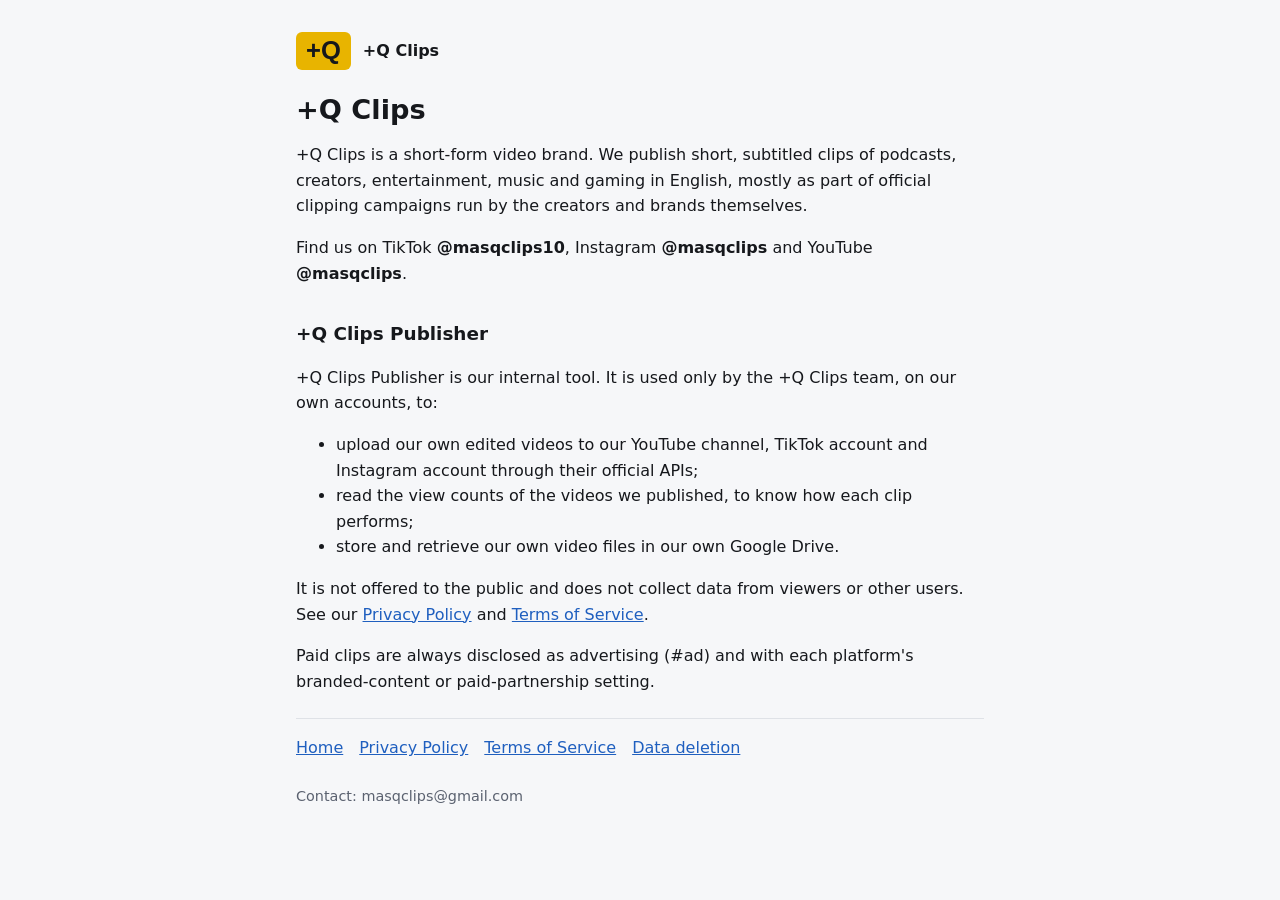
<file: index.html>
<!doctype html>
<html lang="en"><head>
<meta name="google-site-verification" content="SSBuKIgQxziIMQ_UimaQyXhJooay5P4bpG9jWx72aKE" /><meta charset="utf-8"><meta name="viewport" content="width=device-width,initial-scale=1">
<title>+Q Clips</title><meta name="description" content="+Q Clips publishes short clips of podcasts, creators, entertainment and gaming.">
<link rel="stylesheet" href="/style.css">
<!-- VERIFICACIÓN DE GOOGLE SEARCH CONSOLE: pega aquí la etiqueta <meta name="google-site-verification" ...> -->
</head><body><main>
<header><span class="logo">+Q</span><strong>+Q Clips</strong></header>
<h1>+Q Clips</h1>
<p>+Q Clips is a short-form video brand. We publish short, subtitled clips of podcasts, creators, entertainment, music and gaming in English, mostly as part of official clipping campaigns run by the creators and brands themselves.</p>
<p>Find us on TikTok <strong>@masqclips10</strong>, Instagram <strong>@masqclips</strong> and YouTube <strong>@masqclips</strong>.</p>
<h2>+Q Clips Publisher</h2>
<p>+Q Clips Publisher is our internal tool. It is used only by the +Q Clips team, on our own accounts, to:</p>
<ul>
<li>upload our own edited videos to our YouTube channel, TikTok account and Instagram account through their official APIs;</li>
<li>read the view counts of the videos we published, to know how each clip performs;</li>
<li>store and retrieve our own video files in our own Google Drive.</li>
</ul>
<p>It is not offered to the public and does not collect data from viewers or other users. See our <a href="/privacy/">Privacy Policy</a> and <a href="/terms/">Terms of Service</a>.</p>
<p>Paid clips are always disclosed as advertising (#ad) and with each platform's branded-content or paid-partnership setting.</p>
<nav><a href="/">Home</a><a href="/privacy/">Privacy Policy</a><a href="/terms/">Terms of Service</a><a href="/data-deletion/">Data deletion</a></nav>
<p class="muted">Contact: masqclips@gmail.com</p>
</main></body></html>
</file>
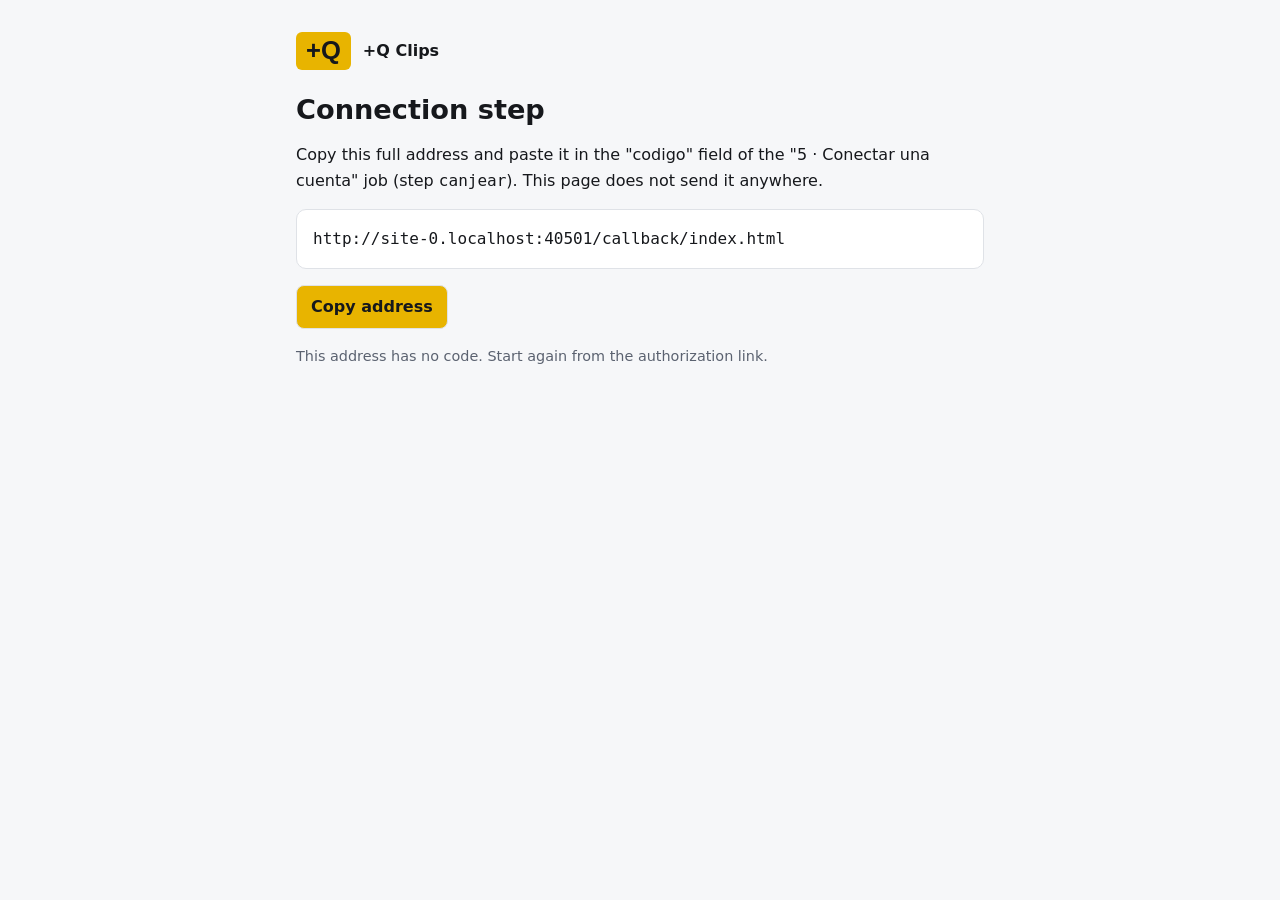
<file: callback/index.html>
<!doctype html>
<html lang="en"><head><meta charset="utf-8"><meta name="viewport" content="width=device-width,initial-scale=1">
<title>Connect · +Q Clips</title><meta name="description" content="Authorization return page."><meta name="robots" content="noindex">
<link rel="stylesheet" href="/style.css">
<!-- VERIFICACIÓN DE GOOGLE SEARCH CONSOLE: pega aquí la etiqueta <meta name="google-site-verification" ...> -->
</head><body><main>
<header><span class="logo">+Q</span><strong>+Q Clips</strong></header>
<h1>Connection step</h1>
<p>Copy this full address and paste it in the "codigo" field of the "5 · Conectar una cuenta" job (step <code>canjear</code>). This page does not send it anywhere.</p>
<div class="card"><code id="url"></code></div>
<p><button id="copiar" type="button">Copy address</button> <span id="ok" class="muted"></span></p>
<p class="muted" id="error"></p>
<script>
  var u = location.href, el = document.getElementById("url");
  el.textContent = u;
  var p = new URLSearchParams(location.search);
  if (p.get("error")) document.getElementById("error").textContent = "The platform returned an error: " + p.get("error") + " " + (p.get("error_description") || "");
  else if (!p.get("code")) document.getElementById("error").textContent = "This address has no code. Start again from the authorization link.";
  document.getElementById("copiar").onclick = function () {
    var ok = document.getElementById("ok");
    navigator.clipboard.writeText(u).then(function () { ok.textContent = "Copied"; }, function () {
      var r = document.createRange(); r.selectNodeContents(el);
      var s = getSelection(); s.removeAllRanges(); s.addRange(r); ok.textContent = "Selected: copy it with your phone";
    });
  };
</script>
</main></body></html>
</file>
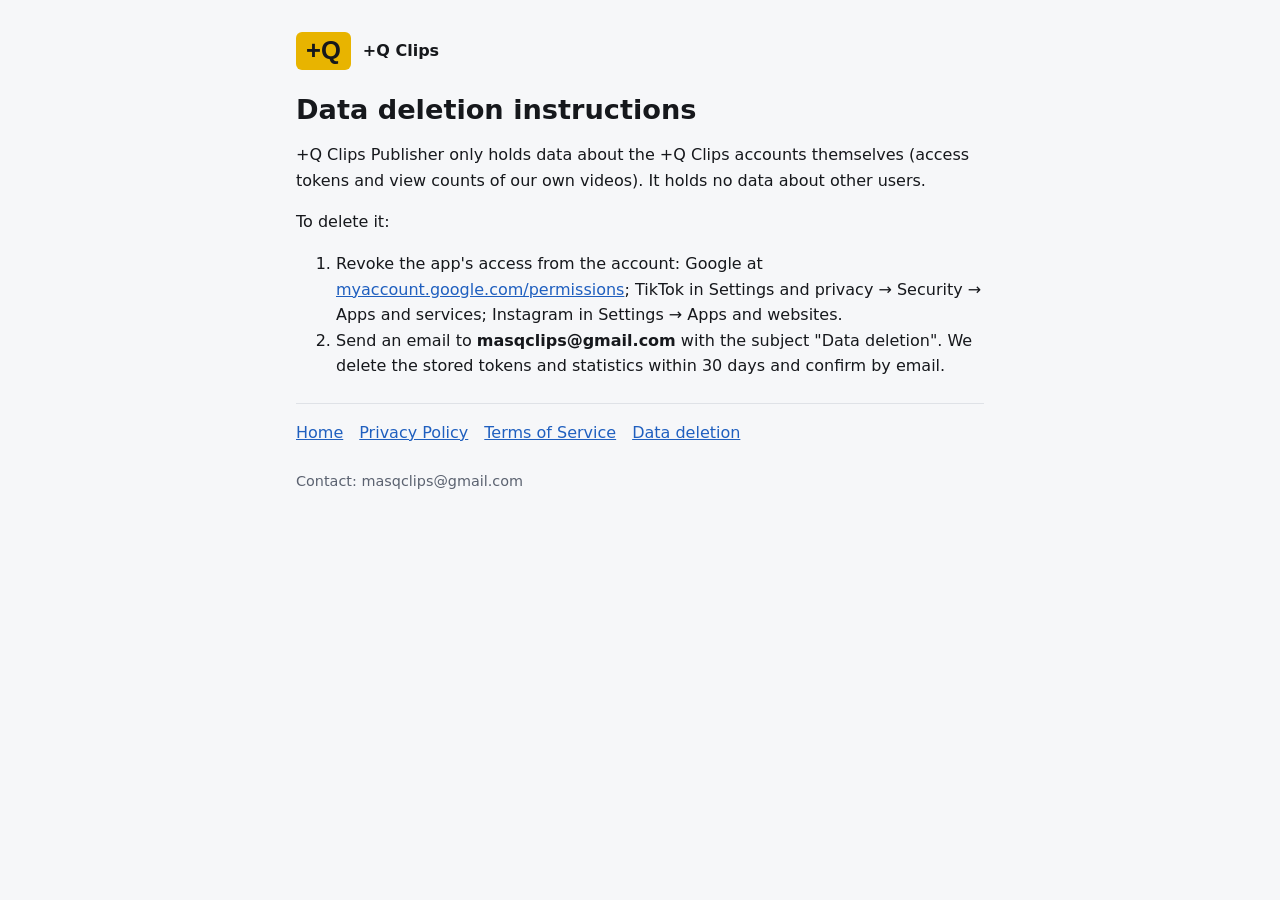
<file: data-deletion/index.html>
<!doctype html>
<html lang="en"><head><meta charset="utf-8"><meta name="viewport" content="width=device-width,initial-scale=1">
<title>Data deletion · +Q Clips</title><meta name="description" content="How to delete data held by +Q Clips Publisher.">
<link rel="stylesheet" href="/style.css">
<!-- VERIFICACIÓN DE GOOGLE SEARCH CONSOLE: pega aquí la etiqueta <meta name="google-site-verification" ...> -->
</head><body><main>
<header><span class="logo">+Q</span><strong>+Q Clips</strong></header>
<h1>Data deletion instructions</h1>
<p>+Q Clips Publisher only holds data about the +Q Clips accounts themselves (access tokens and view counts of our own videos). It holds no data about other users.</p>
<p>To delete it:</p>
<ol>
<li>Revoke the app's access from the account: Google at <a href="https://myaccount.google.com/permissions">myaccount.google.com/permissions</a>; TikTok in Settings and privacy → Security → Apps and services; Instagram in Settings → Apps and websites.</li>
<li>Send an email to <strong>masqclips@gmail.com</strong> with the subject "Data deletion". We delete the stored tokens and statistics within 30 days and confirm by email.</li>
</ol>
<nav><a href="/">Home</a><a href="/privacy/">Privacy Policy</a><a href="/terms/">Terms of Service</a><a href="/data-deletion/">Data deletion</a></nav>
<p class="muted">Contact: masqclips@gmail.com</p>
</main></body></html>
</file>
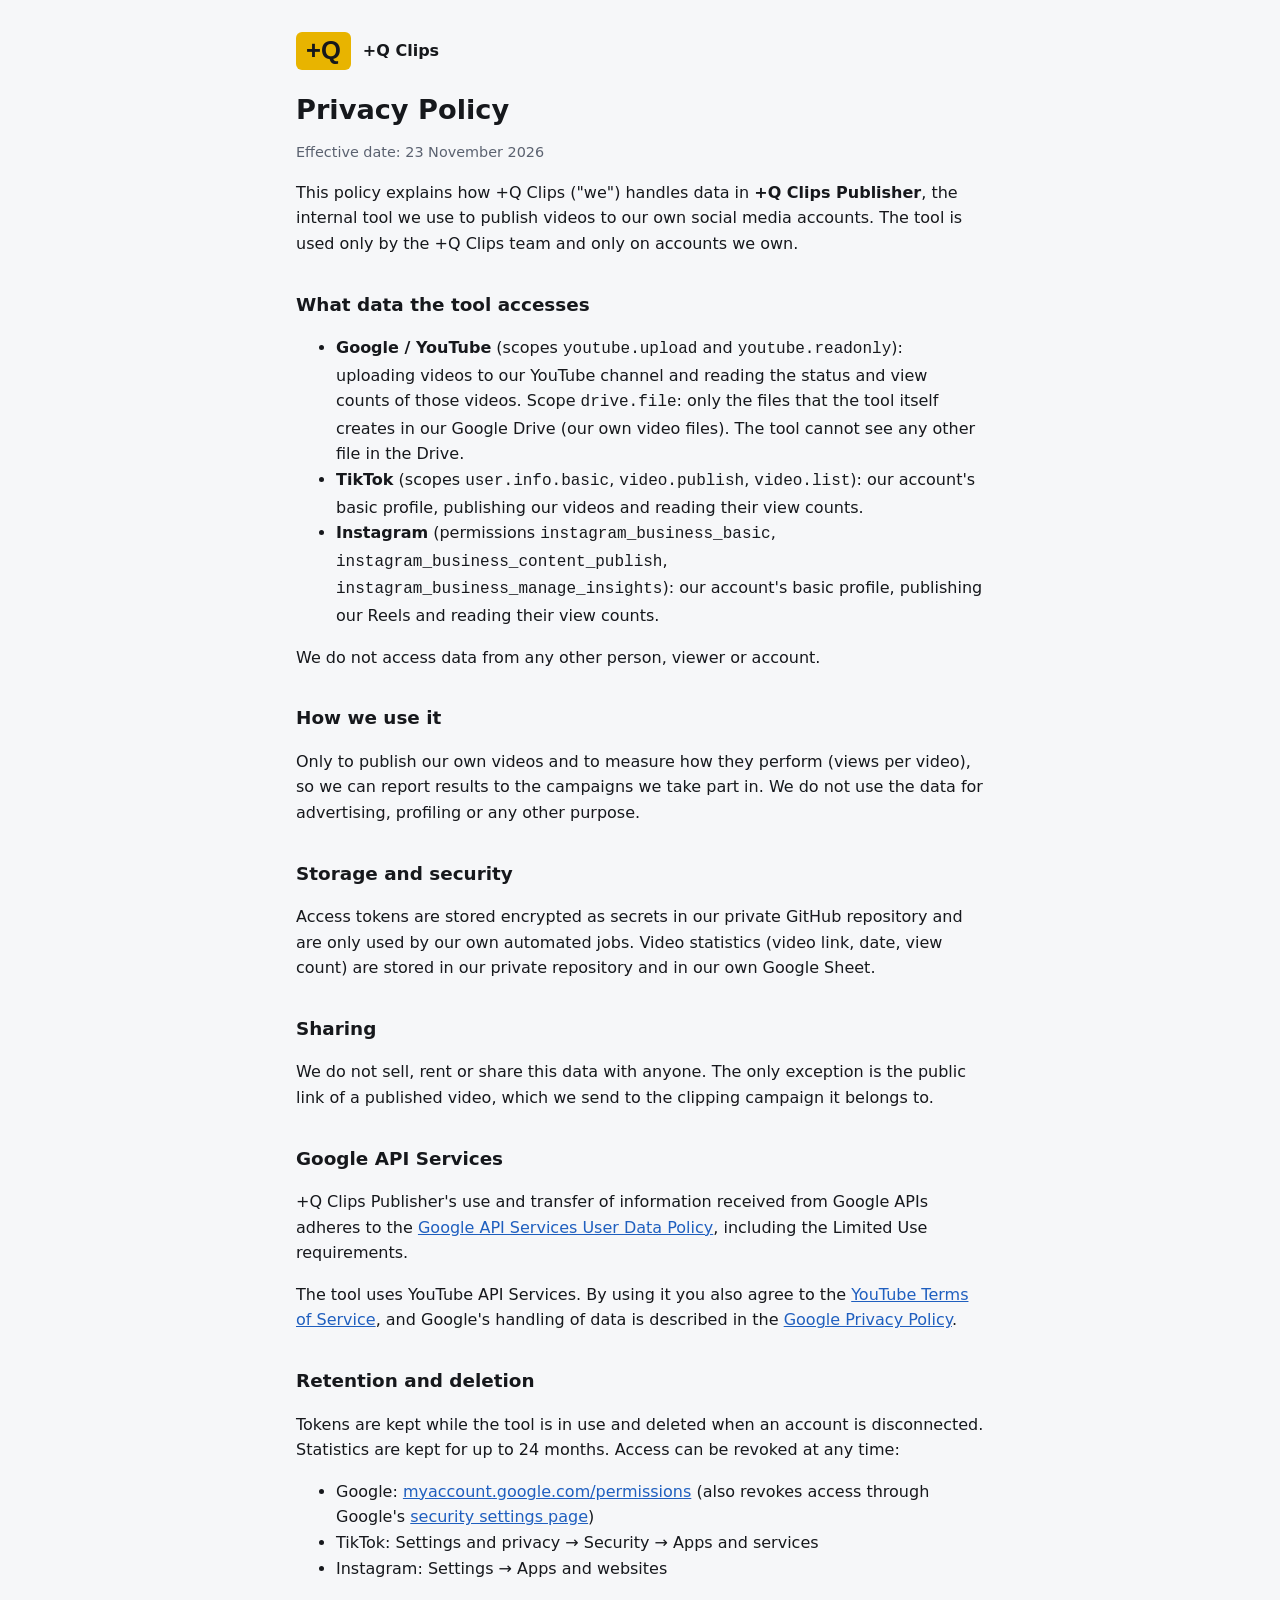
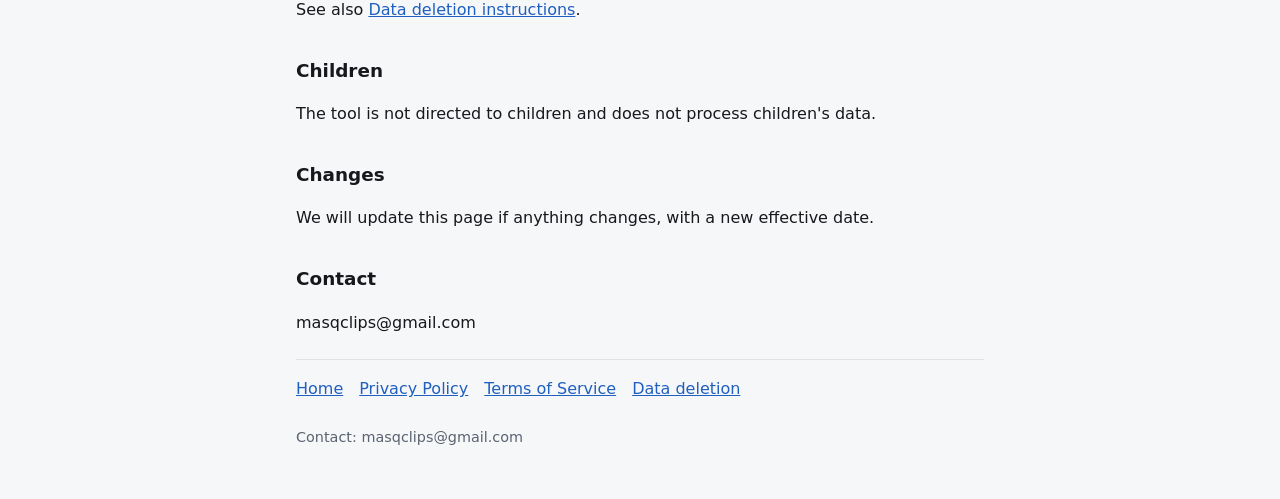
<file: privacy/index.html>
<!doctype html>
<html lang="en"><head><meta charset="utf-8"><meta name="viewport" content="width=device-width,initial-scale=1">
<title>Privacy Policy · +Q Clips</title><meta name="description" content="Privacy Policy of +Q Clips and the +Q Clips Publisher tool.">
<link rel="stylesheet" href="/style.css">
<!-- VERIFICACIÓN DE GOOGLE SEARCH CONSOLE: pega aquí la etiqueta <meta name="google-site-verification" ...> -->
</head><body><main>
<header><span class="logo">+Q</span><strong>+Q Clips</strong></header>
<h1>Privacy Policy</h1>
<p class="muted">Effective date: 23 November 2026</p>
<p>This policy explains how +Q Clips ("we") handles data in <strong>+Q Clips Publisher</strong>, the internal tool we use to publish videos to our own social media accounts. The tool is used only by the +Q Clips team and only on accounts we own.</p>

<h2>What data the tool accesses</h2>
<ul>
<li><strong>Google / YouTube</strong> (scopes <code>youtube.upload</code> and <code>youtube.readonly</code>): uploading videos to our YouTube channel and reading the status and view counts of those videos. Scope <code>drive.file</code>: only the files that the tool itself creates in our Google Drive (our own video files). The tool cannot see any other file in the Drive.</li>
<li><strong>TikTok</strong> (scopes <code>user.info.basic</code>, <code>video.publish</code>, <code>video.list</code>): our account's basic profile, publishing our videos and reading their view counts.</li>
<li><strong>Instagram</strong> (permissions <code>instagram_business_basic</code>, <code>instagram_business_content_publish</code>, <code>instagram_business_manage_insights</code>): our account's basic profile, publishing our Reels and reading their view counts.</li>
</ul>
<p>We do not access data from any other person, viewer or account.</p>

<h2>How we use it</h2>
<p>Only to publish our own videos and to measure how they perform (views per video), so we can report results to the campaigns we take part in. We do not use the data for advertising, profiling or any other purpose.</p>

<h2>Storage and security</h2>
<p>Access tokens are stored encrypted as secrets in our private GitHub repository and are only used by our own automated jobs. Video statistics (video link, date, view count) are stored in our private repository and in our own Google Sheet.</p>

<h2>Sharing</h2>
<p>We do not sell, rent or share this data with anyone. The only exception is the public link of a published video, which we send to the clipping campaign it belongs to.</p>

<h2>Google API Services</h2>
<p>+Q Clips Publisher's use and transfer of information received from Google APIs adheres to the <a href="https://developers.google.com/terms/api-services-user-data-policy">Google API Services User Data Policy</a>, including the Limited Use requirements.</p>
<p>The tool uses YouTube API Services. By using it you also agree to the <a href="https://www.youtube.com/t/terms">YouTube Terms of Service</a>, and Google's handling of data is described in the <a href="https://policies.google.com/privacy">Google Privacy Policy</a>.</p>

<h2>Retention and deletion</h2>
<p>Tokens are kept while the tool is in use and deleted when an account is disconnected. Statistics are kept for up to 24 months. Access can be revoked at any time:</p>
<ul>
<li>Google: <a href="https://myaccount.google.com/permissions">myaccount.google.com/permissions</a> (also revokes access through Google's <a href="https://security.google.com/settings/security/permissions">security settings page</a>)</li>
<li>TikTok: Settings and privacy → Security → Apps and services</li>
<li>Instagram: Settings → Apps and websites</li>
</ul>
<p>See also <a href="/data-deletion/">Data deletion instructions</a>.</p>

<h2>Children</h2>
<p>The tool is not directed to children and does not process children's data.</p>

<h2>Changes</h2>
<p>We will update this page if anything changes, with a new effective date.</p>

<h2>Contact</h2>
<p>masqclips@gmail.com</p>
<nav><a href="/">Home</a><a href="/privacy/">Privacy Policy</a><a href="/terms/">Terms of Service</a><a href="/data-deletion/">Data deletion</a></nav>
<p class="muted">Contact: masqclips@gmail.com</p>
</main></body></html>
</file>
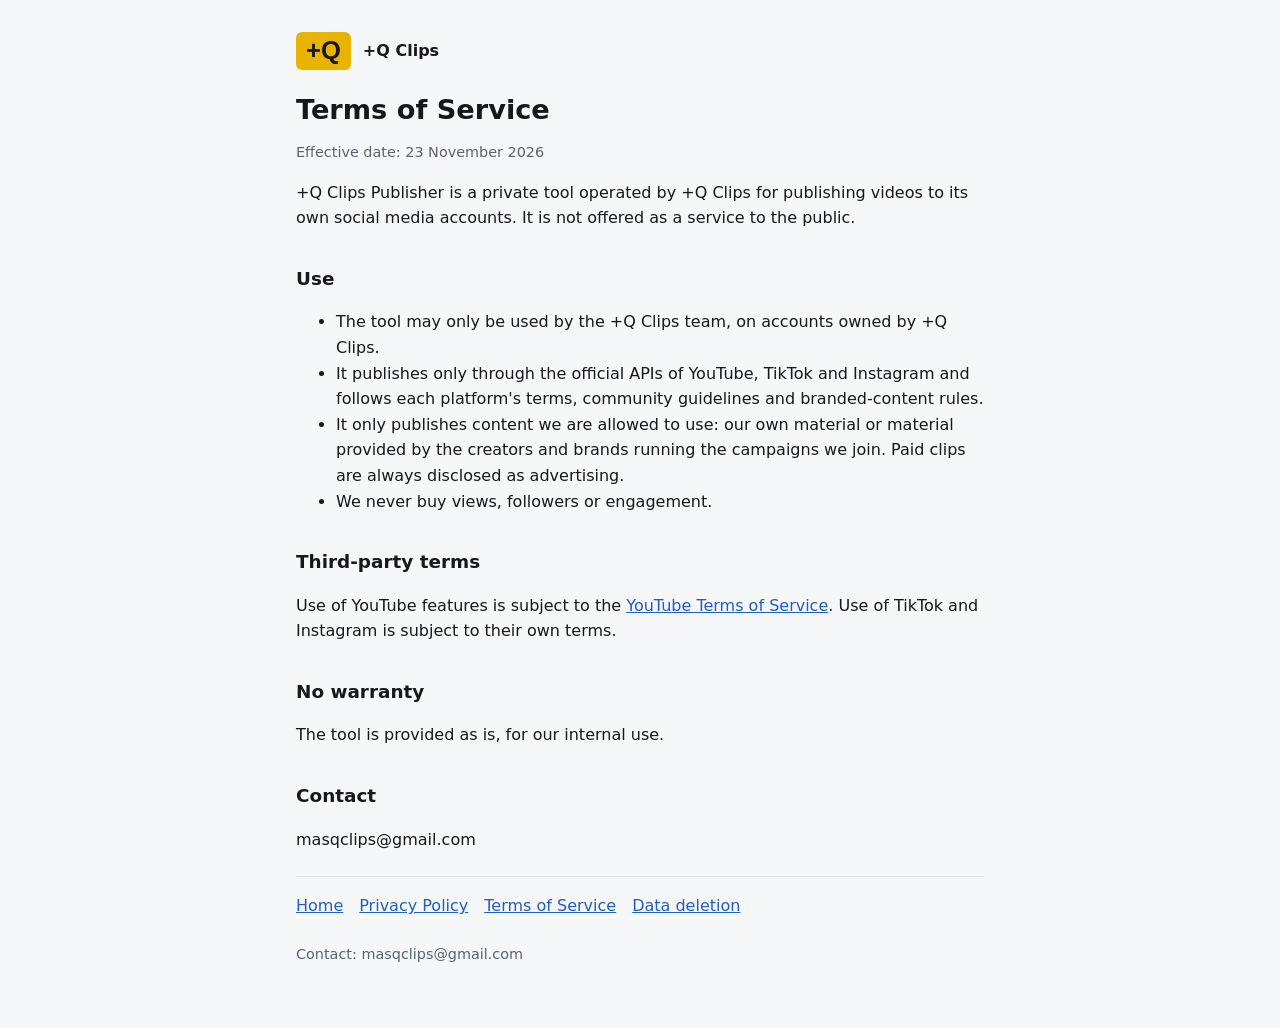
<file: terms/index.html>
<!doctype html>
<html lang="en"><head><meta charset="utf-8"><meta name="viewport" content="width=device-width,initial-scale=1">
<title>Terms of Service · +Q Clips</title><meta name="description" content="Terms of Service of +Q Clips Publisher.">
<link rel="stylesheet" href="/style.css">
<!-- VERIFICACIÓN DE GOOGLE SEARCH CONSOLE: pega aquí la etiqueta <meta name="google-site-verification" ...> -->
</head><body><main>
<header><span class="logo">+Q</span><strong>+Q Clips</strong></header>
<h1>Terms of Service</h1>
<p class="muted">Effective date: 23 November 2026</p>
<p>+Q Clips Publisher is a private tool operated by +Q Clips for publishing videos to its own social media accounts. It is not offered as a service to the public.</p>
<h2>Use</h2>
<ul>
<li>The tool may only be used by the +Q Clips team, on accounts owned by +Q Clips.</li>
<li>It publishes only through the official APIs of YouTube, TikTok and Instagram and follows each platform's terms, community guidelines and branded-content rules.</li>
<li>It only publishes content we are allowed to use: our own material or material provided by the creators and brands running the campaigns we join. Paid clips are always disclosed as advertising.</li>
<li>We never buy views, followers or engagement.</li>
</ul>
<h2>Third-party terms</h2>
<p>Use of YouTube features is subject to the <a href="https://www.youtube.com/t/terms">YouTube Terms of Service</a>. Use of TikTok and Instagram is subject to their own terms.</p>
<h2>No warranty</h2>
<p>The tool is provided as is, for our internal use.</p>
<h2>Contact</h2>
<p>masqclips@gmail.com</p>
<nav><a href="/">Home</a><a href="/privacy/">Privacy Policy</a><a href="/terms/">Terms of Service</a><a href="/data-deletion/">Data deletion</a></nav>
<p class="muted">Contact: masqclips@gmail.com</p>
</main></body></html>
</file>
<file: style.css>
/* +Q Clips · páginas legales. Sobrias, legibles en el móvil, claro y oscuro. */
:root{--bg:#f6f7f9;--fg:#16181c;--muted:#5b6270;--card:#fff;--line:#dfe2e7;--accent:#e8b400;--link:#1f5fbf}
@media (prefers-color-scheme:dark){:root{--bg:#121417;--fg:#eceef1;--muted:#a2a8b2;--card:#1b1e22;--line:#2e333a;--link:#8ab4ff}}
*{box-sizing:border-box}
body{margin:0;background:var(--bg);color:var(--fg);font:16px/1.6 system-ui,-apple-system,"Segoe UI",Roboto,sans-serif}
main{max-width:720px;margin:0 auto;padding:32px max(16px,env(safe-area-inset-left)) 48px}
header{display:flex;align-items:center;gap:12px;margin-bottom:24px}
.logo{font:800 1.6rem/1 Impact,"Arial Black",sans-serif;background:var(--accent);color:#16181c;padding:6px 10px;border-radius:6px}
h1{font-size:1.7rem;line-height:1.2;margin:.2em 0}
h2{font-size:1.15rem;margin:1.8em 0 .4em}
p,li{max-width:68ch}
a{color:var(--link)}
.muted{color:var(--muted);font-size:.9rem}
nav{display:flex;flex-wrap:wrap;gap:8px 16px;margin:24px 0;padding-top:16px;border-top:1px solid var(--line)}
.card{background:var(--card);border:1px solid var(--line);border-radius:10px;padding:16px;overflow-wrap:anywhere}
button{font:inherit;padding:8px 14px;border-radius:8px;border:1px solid var(--line);background:var(--accent);color:#16181c;font-weight:600;cursor:pointer}
code{overflow-wrap:anywhere}
</file>
